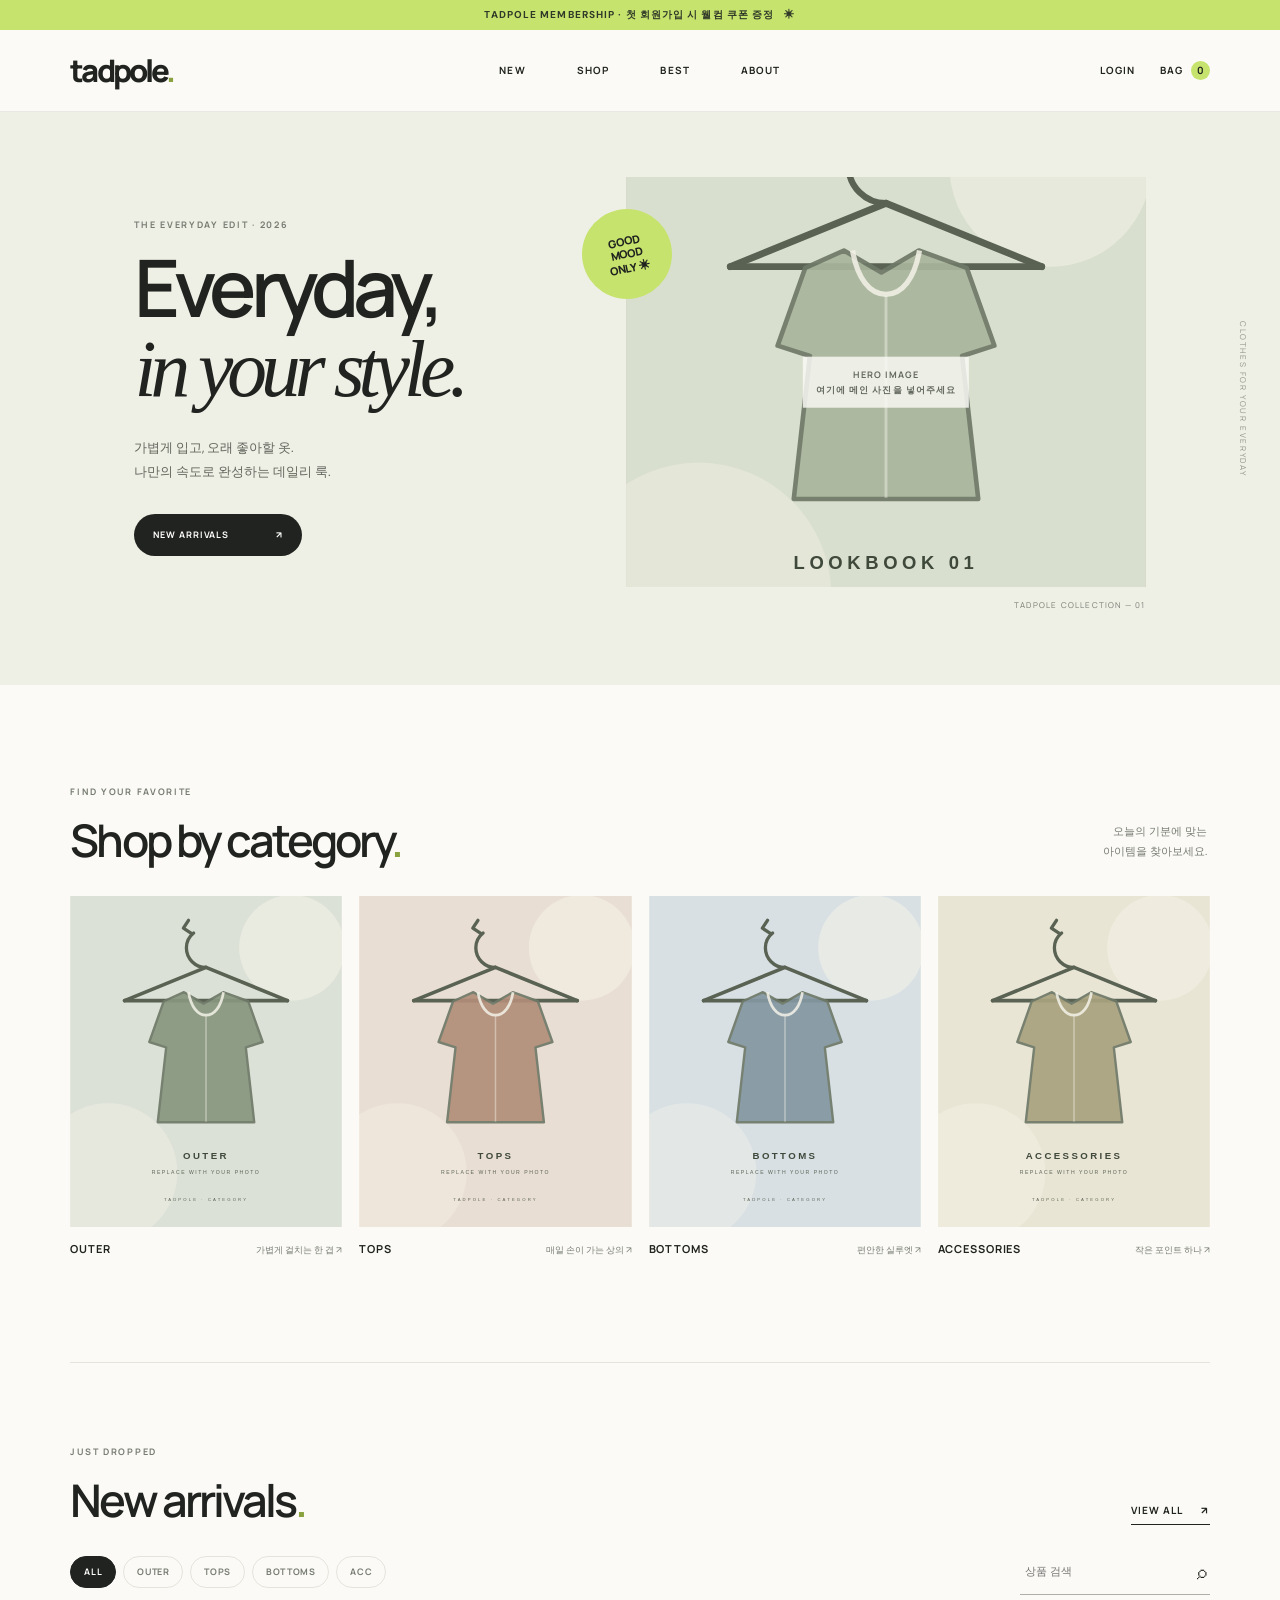
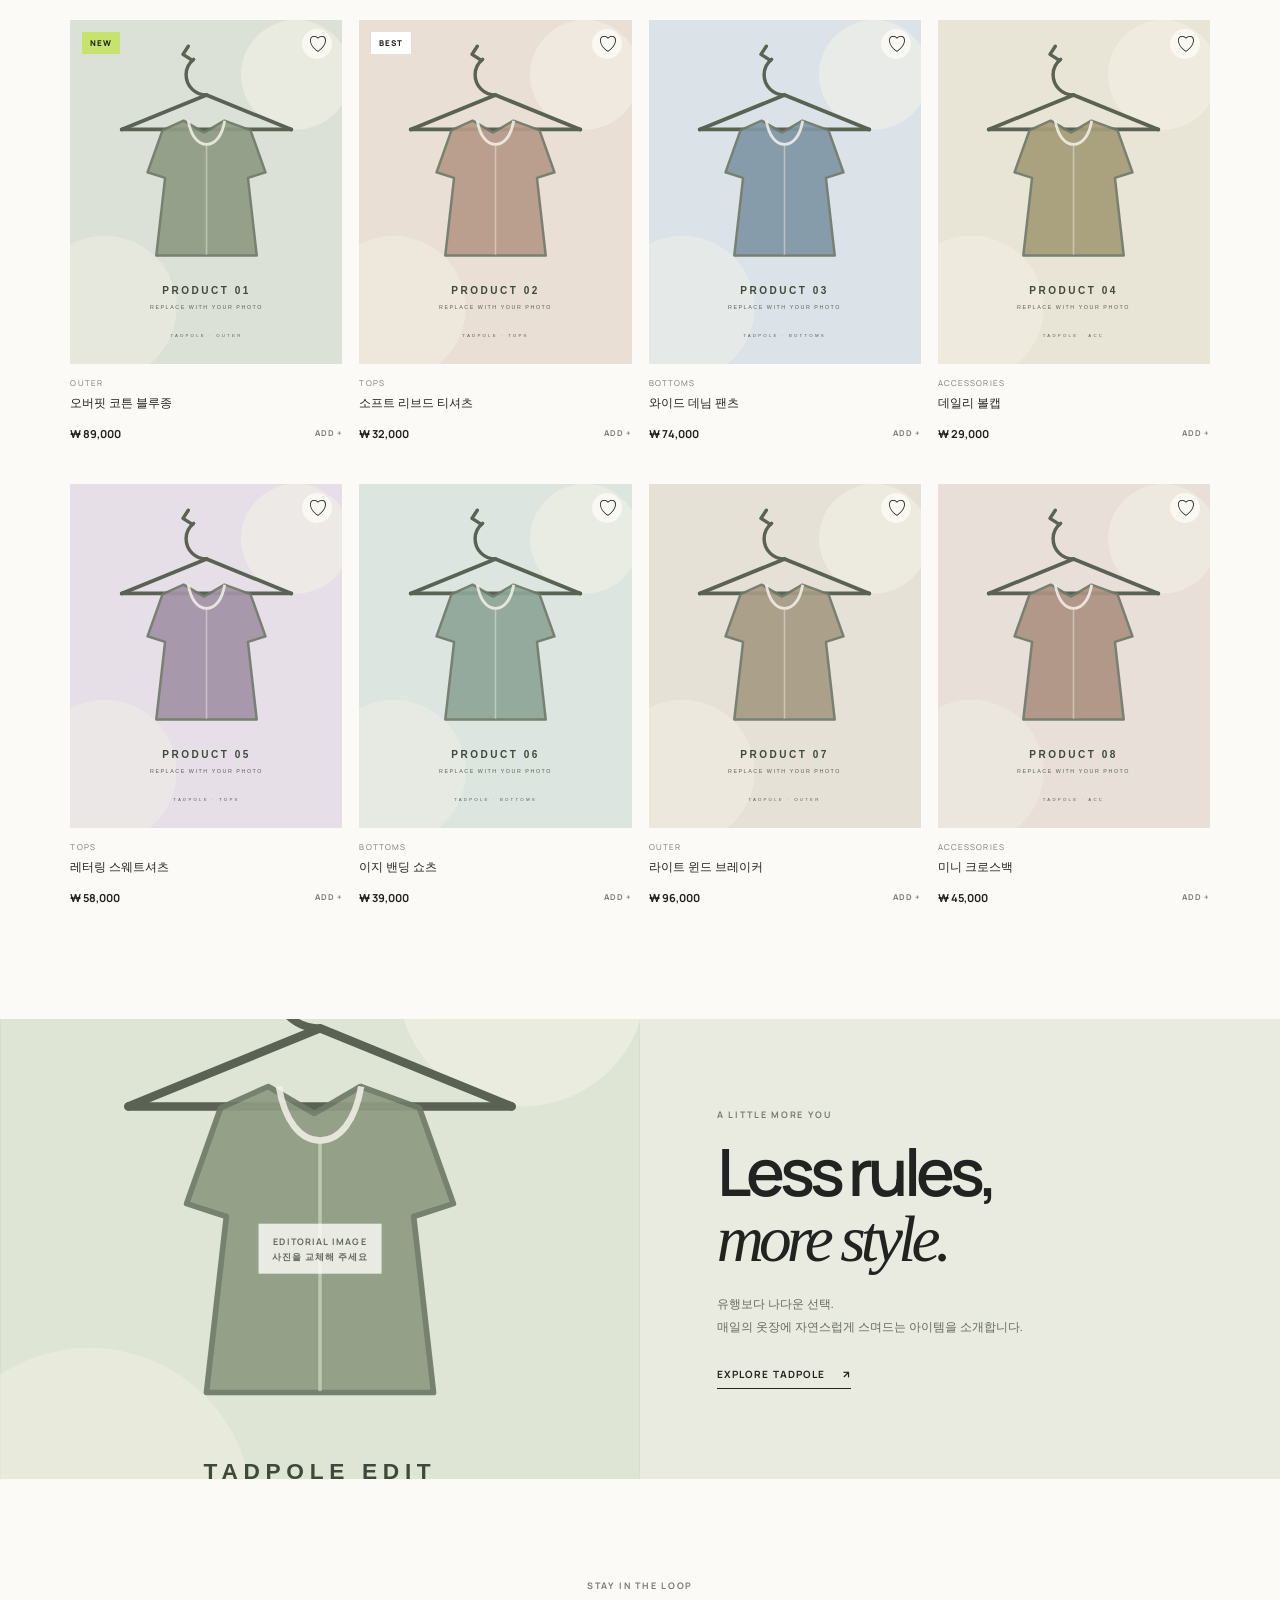
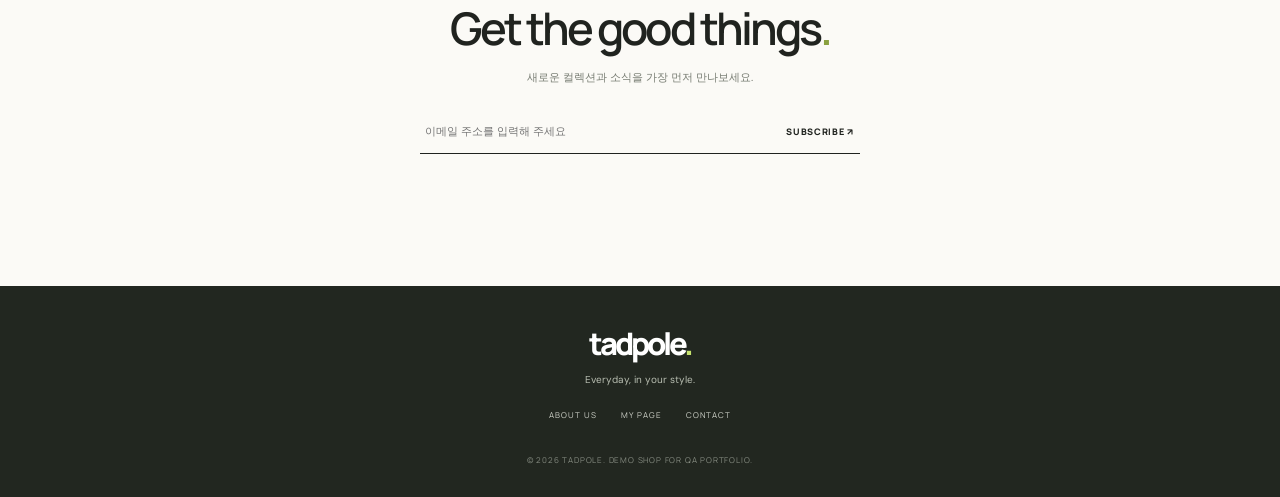
<file: index.html>
<!DOCTYPE html>
<html lang="ko">
<head>
  <meta charset="UTF-8">
  <meta name="viewport" content="width=device-width, initial-scale=1.0">
  <meta name="description" content="Tadpole - 매일 입고 싶은 감각적인 데일리웨어를 만나보세요.">
  <title>Tadpole | Everyday, in your style</title>
  <link rel="stylesheet" href="css/style.css">
  <script src="js/main.js" defer></script>
</head>
<body>
  <div class="announcement-bar">TADPOLE MEMBERSHIP · 첫 회원가입 시 웰컴 쿠폰 증정 <span aria-hidden="true">✳</span></div>

  <header class="site-header">
    <button class="icon-button menu-toggle" type="button" aria-label="메뉴 열기" aria-expanded="false">☰</button>
    <a class="wordmark" href="index.html" aria-label="Tadpole 홈">tadpole<span>.</span></a>

    <nav class="main-nav" id="mainNav" aria-label="주요 메뉴">
      <a href="#new-arrivals">NEW</a>
      <a href="#categories">SHOP</a>
      <a href="#best-items">BEST</a>
      <a href="#about">ABOUT</a>
    </nav>

    <div class="header-actions">
      <a class="text-link mypage-link" id="mypageLink" href="mypage.html" hidden>MY PAGE</a>
      <a class="text-link login-link" href="login.html">LOGIN</a>
      <a class="bag-button" id="bagButton" href="mypage.html#cart" aria-label="장바구니, 담긴 상품 0개">BAG <span id="bagCount">0</span></a>
    </div>
  </header>

  <main>
    <section class="hero" aria-labelledby="heroTitle">
      <div class="hero-copy">
        <p class="eyebrow">THE EVERYDAY EDIT · 2026</p>
        <h1 id="heroTitle">Everyday,<br><em>in your style.</em></h1>
        <p class="hero-description">가볍게 입고, 오래 좋아할 옷.<br>나만의 속도로 완성하는 데일리 룩.</p>
        <a class="pill-button pill-button-dark" href="#new-arrivals">NEW ARRIVALS <span aria-hidden="true">↗</span></a>
      </div>
      <div class="hero-art" role="img" aria-label="메인 비주얼 사진 자리">
        <div class="hero-image-frame">
          <img src="assets/images/hero-image.svg" alt="메인 룩북 사진 자리표시자">
          <span class="image-note">HERO IMAGE<br>여기에 메인 사진을 넣어주세요</span>
        </div>
        <div class="hero-sticker">GOOD<br>MOOD<br>ONLY ✳</div>
        <p class="hero-caption">TADPOLE COLLECTION — 01</p>
      </div>
      <div class="hero-side-label">CLOTHES FOR YOUR EVERYDAY</div>
    </section>

    <section class="category-section section-wrap" id="categories">
      <div class="section-heading">
        <div>
          <p class="eyebrow">FIND YOUR FAVORITE</p>
          <h2>Shop by category<span class="accent-dot">.</span></h2>
        </div>
        <p class="section-aside">오늘의 기분에 맞는<br>아이템을 찾아보세요.</p>
      </div>
      <div class="category-grid">
        <button class="category-card" type="button" data-filter="outer">
          <span class="category-image"><img src="assets/images/category-outer.svg" alt="아우터 카테고리 사진 자리"></span>
          <span class="category-meta"><strong>OUTER</strong><span>가볍게 걸치는 한 겹 ↗</span></span>
        </button>
        <button class="category-card" type="button" data-filter="tops">
          <span class="category-image"><img src="assets/images/category-tops.svg" alt="상의 카테고리 사진 자리"></span>
          <span class="category-meta"><strong>TOPS</strong><span>매일 손이 가는 상의 ↗</span></span>
        </button>
        <button class="category-card" type="button" data-filter="bottoms">
          <span class="category-image"><img src="assets/images/category-bottoms.svg" alt="하의 카테고리 사진 자리"></span>
          <span class="category-meta"><strong>BOTTOMS</strong><span>편안한 실루엣 ↗</span></span>
        </button>
        <button class="category-card" type="button" data-filter="acc">
          <span class="category-image"><img src="assets/images/category-acc.svg" alt="액세서리 카테고리 사진 자리"></span>
          <span class="category-meta"><strong>ACCESSORIES</strong><span>작은 포인트 하나 ↗</span></span>
        </button>
      </div>
    </section>

    <section class="product-section section-wrap" id="new-arrivals">
      <div class="section-heading product-heading">
        <div>
          <p class="eyebrow">JUST DROPPED</p>
          <h2>New arrivals<span class="accent-dot">.</span></h2>
        </div>
        <a class="underlined-link" href="#best-items">VIEW ALL <span aria-hidden="true">↗</span></a>
      </div>
      <div class="shop-toolbar">
        <div class="filter-list" role="group" aria-label="상품 카테고리 필터">
          <button class="filter-button is-active" type="button" data-filter="all">ALL</button>
          <button class="filter-button" type="button" data-filter="outer">OUTER</button>
          <button class="filter-button" type="button" data-filter="tops">TOPS</button>
          <button class="filter-button" type="button" data-filter="bottoms">BOTTOMS</button>
          <button class="filter-button" type="button" data-filter="acc">ACC</button>
        </div>
        <label class="search-box">
          <span class="sr-only">상품 검색</span>
          <input id="productSearch" type="search" placeholder="상품 검색" autocomplete="off">
          <span aria-hidden="true">⌕</span>
        </label>
      </div>

      <div class="product-grid" id="productGrid">
        <article class="product-card" data-product-id="product-01" data-price="89000" data-category="outer" data-name="오버핏 코튼 블루종">
          <div class="product-image-wrap">
            <img src="assets/images/product-01.svg" alt="오버핏 코튼 블루종 상품 사진 자리">
            <span class="product-label">NEW</span>
            <button class="wish-button" type="button" aria-label="오버핏 코튼 블루종 관심 상품에 추가" aria-pressed="false">♡</button>
          </div>
          <div class="product-info"><p class="product-category">OUTER</p><h3>오버핏 코튼 블루종</h3><div class="product-bottom"><strong>₩ 89,000</strong><button class="add-button" type="button" aria-label="오버핏 코튼 블루종 장바구니에 담기">ADD +</button></div></div>
        </article>
        <article class="product-card" data-product-id="product-02" data-price="32000" data-category="tops" data-name="소프트 리브드 티셔츠">
          <div class="product-image-wrap">
            <img src="assets/images/product-02.svg" alt="소프트 리브드 티셔츠 상품 사진 자리">
            <span class="product-label product-label-muted">BEST</span>
            <button class="wish-button" type="button" aria-label="소프트 리브드 티셔츠 관심 상품에 추가" aria-pressed="false">♡</button>
          </div>
          <div class="product-info"><p class="product-category">TOPS</p><h3>소프트 리브드 티셔츠</h3><div class="product-bottom"><strong>₩ 32,000</strong><button class="add-button" type="button" aria-label="소프트 리브드 티셔츠 장바구니에 담기">ADD +</button></div></div>
        </article>
        <article class="product-card" data-product-id="product-03" data-price="74000" data-category="bottoms" data-name="와이드 데님 팬츠">
          <div class="product-image-wrap">
            <img src="assets/images/product-03.svg" alt="와이드 데님 팬츠 상품 사진 자리">
            <button class="wish-button" type="button" aria-label="와이드 데님 팬츠 관심 상품에 추가" aria-pressed="false">♡</button>
          </div>
          <div class="product-info"><p class="product-category">BOTTOMS</p><h3>와이드 데님 팬츠</h3><div class="product-bottom"><strong>₩ 74,000</strong><button class="add-button" type="button" aria-label="와이드 데님 팬츠 장바구니에 담기">ADD +</button></div></div>
        </article>
        <article class="product-card" data-product-id="product-04" data-price="29000" data-category="acc" data-name="데일리 볼캡">
          <div class="product-image-wrap">
            <img src="assets/images/product-04.svg" alt="데일리 볼캡 상품 사진 자리">
            <button class="wish-button" type="button" aria-label="데일리 볼캡 관심 상품에 추가" aria-pressed="false">♡</button>
          </div>
          <div class="product-info"><p class="product-category">ACCESSORIES</p><h3>데일리 볼캡</h3><div class="product-bottom"><strong>₩ 29,000</strong><button class="add-button" type="button" aria-label="데일리 볼캡 장바구니에 담기">ADD +</button></div></div>
        </article>
        <article class="product-card" data-product-id="product-05" data-price="58000" data-category="tops" data-name="레터링 스웨트셔츠">
          <div class="product-image-wrap">
            <img src="assets/images/product-05.svg" alt="레터링 스웨트셔츠 상품 사진 자리">
            <button class="wish-button" type="button" aria-label="레터링 스웨트셔츠 관심 상품에 추가" aria-pressed="false">♡</button>
          </div>
          <div class="product-info"><p class="product-category">TOPS</p><h3>레터링 스웨트셔츠</h3><div class="product-bottom"><strong>₩ 58,000</strong><button class="add-button" type="button" aria-label="레터링 스웨트셔츠 장바구니에 담기">ADD +</button></div></div>
        </article>
        <article class="product-card" data-product-id="product-06" data-price="39000" data-category="bottoms" data-name="이지 밴딩 쇼츠">
          <div class="product-image-wrap">
            <img src="assets/images/product-06.svg" alt="이지 밴딩 쇼츠 상품 사진 자리">
            <button class="wish-button" type="button" aria-label="이지 밴딩 쇼츠 관심 상품에 추가" aria-pressed="false">♡</button>
          </div>
          <div class="product-info"><p class="product-category">BOTTOMS</p><h3>이지 밴딩 쇼츠</h3><div class="product-bottom"><strong>₩ 39,000</strong><button class="add-button" type="button" aria-label="이지 밴딩 쇼츠 장바구니에 담기">ADD +</button></div></div>
        </article>
        <article class="product-card" data-product-id="product-07" data-price="96000" data-category="outer" data-name="라이트 윈드 브레이커">
          <div class="product-image-wrap">
            <img src="assets/images/product-07.svg" alt="라이트 윈드 브레이커 상품 사진 자리">
            <button class="wish-button" type="button" aria-label="라이트 윈드 브레이커 관심 상품에 추가" aria-pressed="false">♡</button>
          </div>
          <div class="product-info"><p class="product-category">OUTER</p><h3>라이트 윈드 브레이커</h3><div class="product-bottom"><strong>₩ 96,000</strong><button class="add-button" type="button" aria-label="라이트 윈드 브레이커 장바구니에 담기">ADD +</button></div></div>
        </article>
        <article class="product-card" data-product-id="product-08" data-price="45000" data-category="acc" data-name="미니 크로스백">
          <div class="product-image-wrap">
            <img src="assets/images/product-08.svg" alt="미니 크로스백 상품 사진 자리">
            <button class="wish-button" type="button" aria-label="미니 크로스백 관심 상품에 추가" aria-pressed="false">♡</button>
          </div>
          <div class="product-info"><p class="product-category">ACCESSORIES</p><h3>미니 크로스백</h3><div class="product-bottom"><strong>₩ 45,000</strong><button class="add-button" type="button" aria-label="미니 크로스백 장바구니에 담기">ADD +</button></div></div>
        </article>
      </div>
      <p class="empty-message" id="emptyMessage" hidden>검색 결과가 없습니다. 다른 상품명을 입력해 주세요.</p>
    </section>

    <section class="editorial-banner" id="about">
      <div class="editorial-image"><img src="assets/images/editorial-image.svg" alt="Tadpole 브랜드 사진 자리표시자"><span class="image-note">EDITORIAL IMAGE<br>사진을 교체해 주세요</span></div>
      <div class="editorial-copy"><p class="eyebrow">A LITTLE MORE YOU</p><h2>Less rules,<br><em>more style.</em></h2><p>유행보다 나다운 선택.<br>매일의 옷장에 자연스럽게 스며드는 아이템을 소개합니다.</p><a class="underlined-link" href="#categories">EXPLORE TADPOLE <span aria-hidden="true">↗</span></a></div>
    </section>

    <section class="newsletter section-wrap">
      <p class="eyebrow">STAY IN THE LOOP</p>
      <h2>Get the good things<span class="accent-dot">.</span></h2>
      <p>새로운 컬렉션과 소식을 가장 먼저 만나보세요.</p>
      <form id="newsletterForm" class="newsletter-form">
        <label class="sr-only" for="newsletterEmail">이메일 주소</label>
        <input id="newsletterEmail" type="email" placeholder="이메일 주소를 입력해 주세요" required>
        <button type="submit">SUBSCRIBE ↗</button>
      </form>
      <p class="form-feedback" id="newsletterFeedback" aria-live="polite"></p>
    </section>
  </main>

  <footer class="site-footer">
    <a class="wordmark footer-wordmark" href="index.html">tadpole<span>.</span></a>
    <p>Everyday, in your style.</p>
    <div class="footer-links"><a href="#about">ABOUT US</a><a href="mypage.html">MY PAGE</a><a href="mailto:hello@tadpole.example">CONTACT</a></div>
    <small>© 2026 TADPOLE. DEMO SHOP FOR QA PORTFOLIO.</small>
  </footer>

  <div class="toast" id="toast" role="status" aria-live="polite"></div>
</body>
</html>
</file>
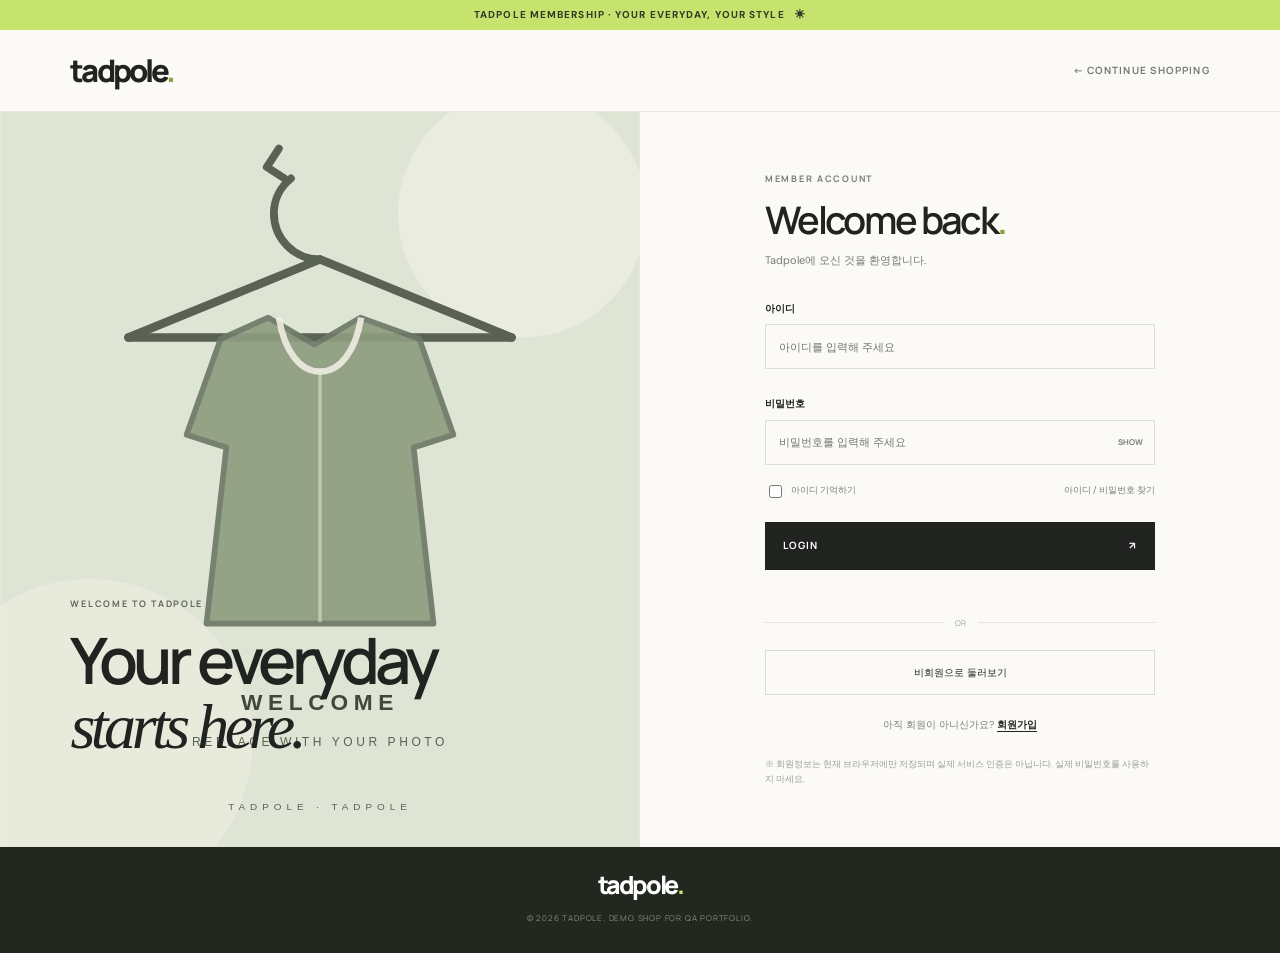
<file: login.html>
<!DOCTYPE html>
<html lang="ko">
<head>
  <meta charset="UTF-8">
  <meta name="viewport" content="width=device-width, initial-scale=1.0">
  <meta name="description" content="Tadpole 로그인 페이지">
  <title>LOGIN | Tadpole</title>
  <link rel="stylesheet" href="css/style.css">
  <script src="js/login.js" defer></script>
</head>
<body class="login-page">
  <div class="announcement-bar">TADPOLE MEMBERSHIP · YOUR EVERYDAY, YOUR STYLE <span aria-hidden="true">✳</span></div>
  <header class="site-header login-header">
    <a class="wordmark" href="index.html" aria-label="Tadpole 홈">tadpole<span>.</span></a>
    <a class="text-link back-link" href="index.html">← CONTINUE SHOPPING</a>
  </header>

  <main class="login-main">
    <section class="login-visual">
      <img src="assets/images/login-image.svg" alt="로그인 페이지 사진 자리표시자">
      <div class="login-visual-caption"><p class="eyebrow">WELCOME TO TADPOLE</p><h1>Your everyday<br><em>starts here.</em></h1></div>
    </section>

    <section class="login-panel" aria-labelledby="loginTitle">
      <div class="login-panel-inner">
        <p class="eyebrow">MEMBER ACCOUNT</p>
        <h2 id="loginTitle">Welcome back<span class="accent-dot">.</span></h2>
        <p class="login-subtitle">Tadpole에 오신 것을 환영합니다.</p>

        <form id="loginForm" class="login-form" novalidate>
          <label for="userId">아이디</label>
          <input id="userId" name="userId" type="text" placeholder="아이디를 입력해 주세요" autocomplete="username" required>
          <p class="field-error" id="userIdError"></p>

          <label for="userPassword">비밀번호</label>
          <div class="password-field">
            <input id="userPassword" name="password" type="password" placeholder="비밀번호를 입력해 주세요" autocomplete="current-password" required>
            <button class="password-toggle" id="passwordToggle" type="button" aria-label="비밀번호 표시">SHOW</button>
          </div>
          <p class="field-error" id="passwordError"></p>

          <div class="login-options">
            <label class="remember-option"><input type="checkbox" id="rememberMe"> <span>아이디 기억하기</span></label>
            <a href="#find-account" id="findAccount">아이디 / 비밀번호 찾기</a>
          </div>
          <button class="login-submit" type="submit">LOGIN <span aria-hidden="true">↗</span></button>
          <p class="login-feedback" id="loginFeedback" aria-live="polite"></p>
        </form>

        <div class="login-divider"><span>OR</span></div>
        <button class="guest-button" id="guestButton" type="button">비회원으로 둘러보기</button>
        <p class="signup-copy">아직 회원이 아니신가요? <a href="signup.html" id="signupLink">회원가입</a></p>
        <p class="demo-notice">※ 회원정보는 현재 브라우저에만 저장되며 실제 서비스 인증은 아닙니다. 실제 비밀번호를 사용하지 마세요.</p>
      </div>
    </section>
  </main>

  <footer class="site-footer login-footer">
    <a class="wordmark footer-wordmark" href="index.html">tadpole<span>.</span></a>
    <small>© 2026 TADPOLE. DEMO SHOP FOR QA PORTFOLIO.</small>
  </footer>
  <div class="toast" id="toast" role="status" aria-live="polite"></div>
</body>
</html>
</file>
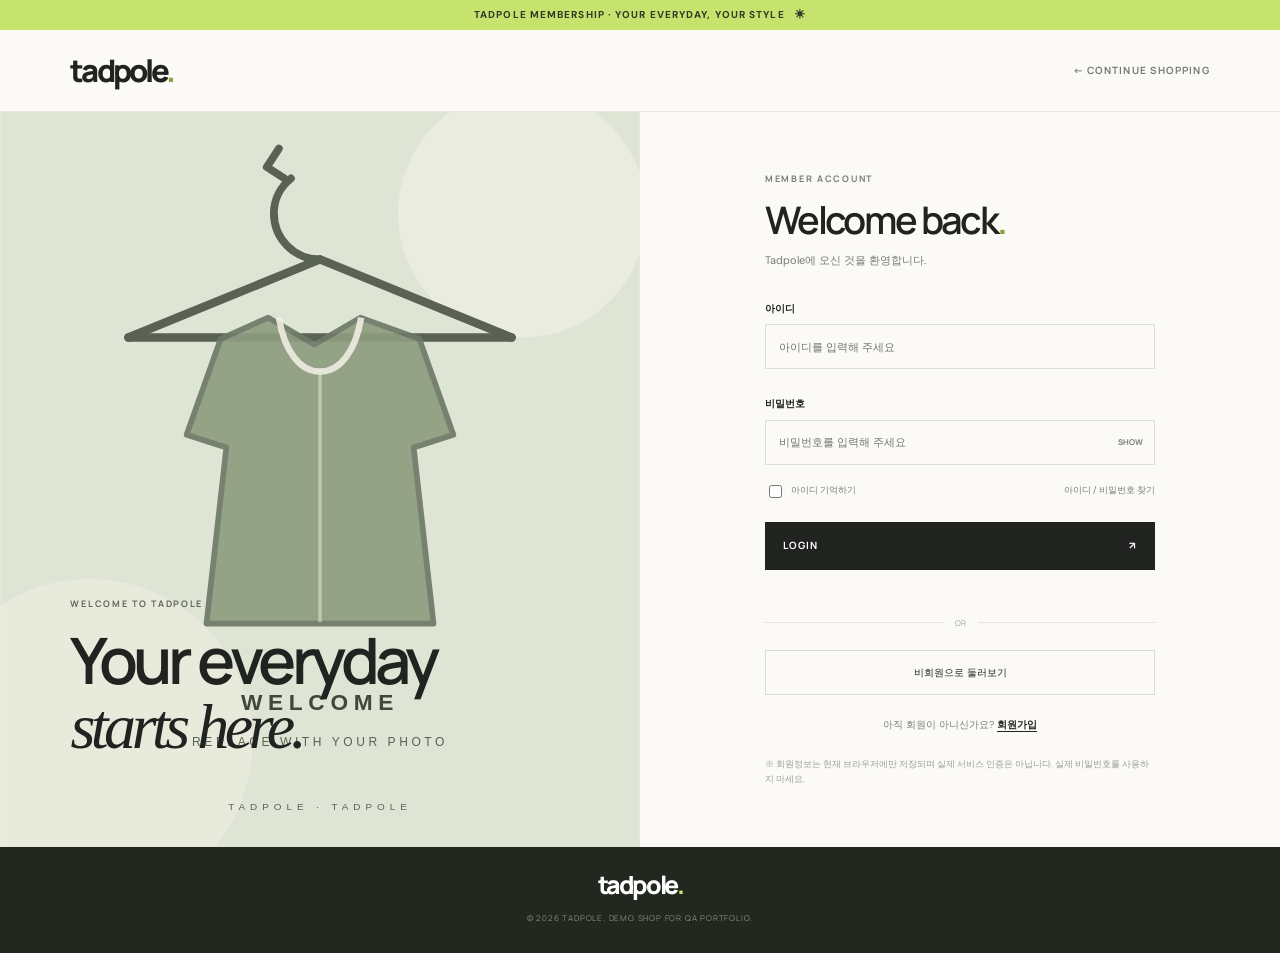
<file: mypage.html>
<!DOCTYPE html>
<html lang="ko">
<head>
  <meta charset="UTF-8">
  <meta name="viewport" content="width=device-width, initial-scale=1.0">
  <meta name="description" content="Tadpole 마이페이지 - 회원 정보와 장바구니를 확인하세요.">
  <title>MY PAGE | Tadpole</title>
  <link rel="stylesheet" href="css/style.css">
  <script src="js/mypage.js" defer></script>
</head>
<body class="mypage-page">
  <div class="announcement-bar">TADPOLE MEMBERSHIP · YOUR EVERYDAY, YOUR STYLE <span aria-hidden="true">✳</span></div>
  <header class="site-header mypage-header">
    <a class="wordmark" href="index.html" aria-label="Tadpole 홈">tadpole<span>.</span></a>
    <div class="mypage-header-actions">
      <a class="text-link back-link" href="index.html">CONTINUE SHOPPING</a>
      <button class="text-link logout-button" id="mypageLogout" type="button">LOGOUT</button>
    </div>
  </header>

  <main class="mypage-main section-wrap">
    <section class="mypage-intro">
      <p class="eyebrow">YOUR TADPOLE ACCOUNT</p>
      <h1>My page<span class="accent-dot">.</span></h1>
      <p>반가워요, <strong id="welcomeUser">회원</strong>님. 나의 쇼핑 정보를 확인해 보세요.</p>
    </section>

    <section class="member-summary" aria-labelledby="memberSummaryTitle">
      <div>
        <p class="eyebrow">MEMBERSHIP</p>
        <h2 id="memberSummaryTitle">회원 정보</h2>
        <p class="member-summary-copy">Tadpole 데모 계정 정보입니다.</p>
      </div>
      <dl class="member-details">
        <div><dt>아이디</dt><dd id="memberUserId">-</dd></div>
        <div><dt>회원번호</dt><dd id="memberNumber">-</dd></div>
        <div><dt>가입일</dt><dd id="memberJoinedAt">-</dd></div>
      </dl>
    </section>

    <section class="mypage-section cart-section" id="cart" aria-labelledby="cartTitle">
      <div class="mypage-section-heading">
        <div>
          <p class="eyebrow">YOUR SELECTED ITEMS</p>
          <h2 id="cartTitle">Shopping bag<span class="accent-dot">.</span></h2>
        </div>
        <button class="subtle-button" id="clearCartButton" type="button">전체 비우기</button>
      </div>
      <div class="cart-list" id="cartList" aria-live="polite"></div>
      <div class="cart-empty" id="cartEmpty" hidden>
        <p>아직 장바구니에 담긴 상품이 없어요.</p>
        <a class="pill-button pill-button-dark" href="index.html#new-arrivals">SHOP NOW <span aria-hidden="true">↗</span></a>
      </div>
      <div class="cart-total-row" id="cartTotalRow">
        <span>상품 합계 <small>(배송비 별도 · 모의 금액)</small></span>
        <strong id="cartTotal">₩ 0</strong>
      </div>
      <p class="mypage-demo-note">※ 장바구니와 금액은 QA 실습을 위한 브라우저 저장 데모이며 실제 주문·결제는 진행되지 않습니다.</p>
    </section>

    <section class="mypage-section password-section" aria-labelledby="passwordTitle">
      <div class="mypage-section-heading">
        <div>
          <p class="eyebrow">ACCOUNT SECURITY</p>
          <h2 id="passwordTitle">Change password<span class="accent-dot">.</span></h2>
        </div>
      </div>
      <div class="password-change-layout">
        <div class="password-change-copy">
          <h3>비밀번호 변경</h3>
          <p>현재 비밀번호를 확인한 뒤 새로운 비밀번호로 변경할 수 있어요.</p>
          <p class="password-safety-notice">연습용 인증 기능입니다. 실제 서비스의 안전한 인증 시스템이 아니므로 실제 사용하는 비밀번호를 입력하지 마세요.</p>
        </div>
        <form class="password-change-form" id="passwordChangeForm" novalidate>
          <label for="currentPassword">현재 비밀번호</label>
          <input id="currentPassword" name="currentPassword" type="password" autocomplete="current-password" placeholder="현재 비밀번호" required>
          <label for="newPassword">새 비밀번호</label>
          <input id="newPassword" name="newPassword" type="password" autocomplete="new-password" placeholder="새 비밀번호 1~4자" minlength="1" maxlength="4" required>
          <label for="confirmPassword">새 비밀번호 확인</label>
          <input id="confirmPassword" name="confirmPassword" type="password" autocomplete="new-password" placeholder="새 비밀번호 다시 입력" minlength="1" maxlength="4" required>
          <p class="password-change-feedback" id="passwordChangeFeedback" aria-live="polite"></p>
          <button class="login-submit" type="submit">UPDATE PASSWORD <span aria-hidden="true">↗</span></button>
        </form>
      </div>
    </section>

    <p class="mypage-security-note">안내: Tadpole는 GitHub Pages에서 실행되는 QA 포트폴리오용 프론트엔드 데모입니다. 회원정보와 장바구니는 현재 브라우저에 저장되며, 실제 계정 보안·서버 동기화·결제 기능은 제공하지 않습니다.</p>
  </main>

  <footer class="site-footer">
    <a class="wordmark footer-wordmark" href="index.html">tadpole<span>.</span></a>
    <p>Everyday, in your style.</p>
    <div class="footer-links"><a href="index.html#about">ABOUT US</a><a href="index.html#categories">SHOP</a><a href="mailto:hello@tadpole.example">CONTACT</a></div>
    <small>© 2026 TADPOLE. DEMO SHOP FOR QA PORTFOLIO.</small>
  </footer>
  <div class="toast" id="mypageToast" role="status" aria-live="polite"></div>
</body>
</html>
</file>
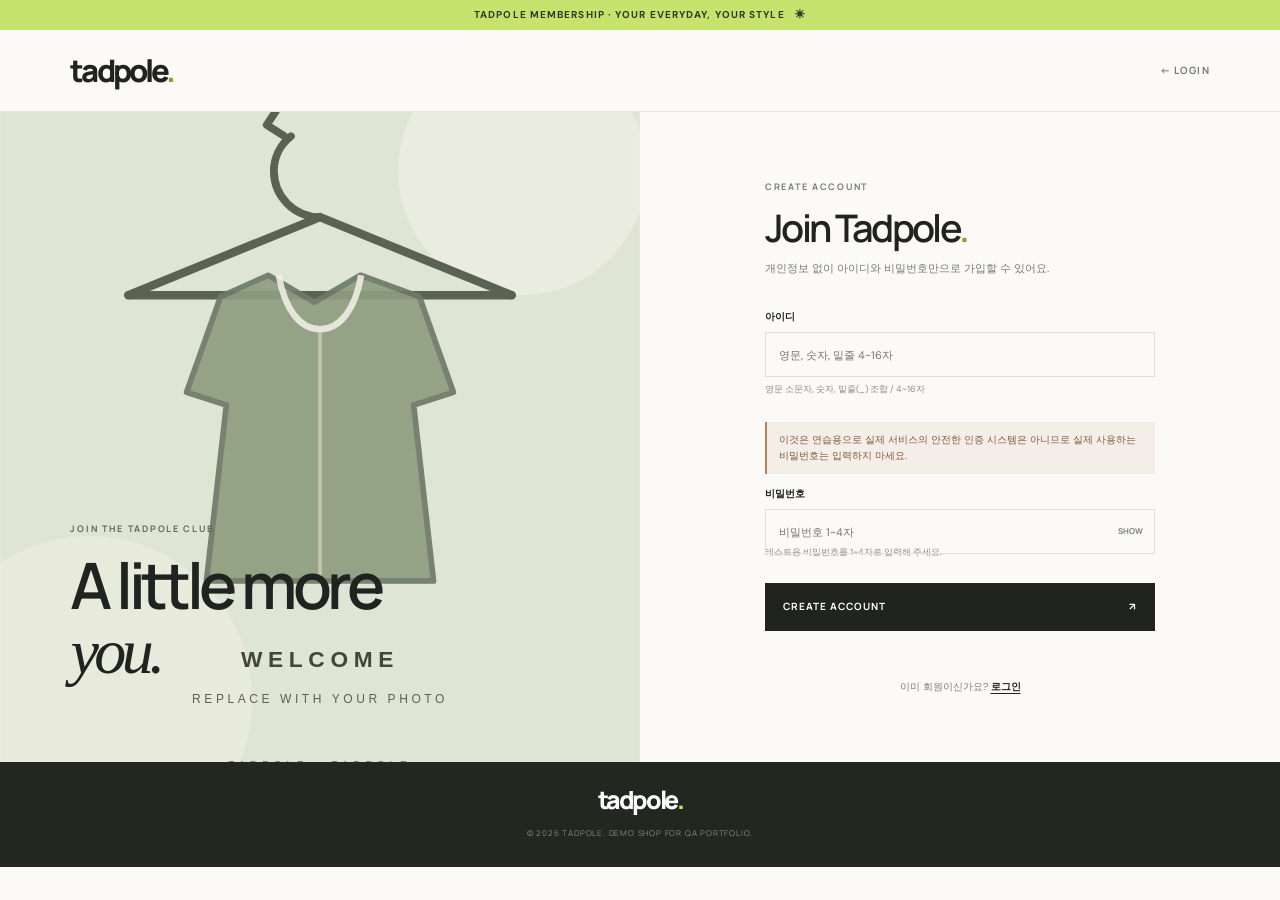
<file: signup.html>
<!DOCTYPE html>
<html lang="ko">
<head>
  <meta charset="UTF-8">
  <meta name="viewport" content="width=device-width, initial-scale=1.0">
  <meta name="description" content="Tadpole 회원가입 페이지">
  <title>SIGN UP | Tadpole</title>
  <link rel="stylesheet" href="css/style.css">
  <script src="js/signup.js" defer></script>
</head>
<body class="login-page">
  <div class="announcement-bar">TADPOLE MEMBERSHIP · YOUR EVERYDAY, YOUR STYLE <span aria-hidden="true">✳</span></div>
  <header class="site-header login-header">
    <a class="wordmark" href="index.html" aria-label="Tadpole 홈">tadpole<span>.</span></a>
    <a class="text-link back-link" href="login.html">← LOGIN</a>
  </header>

  <main class="login-main">
    <section class="login-visual">
      <img src="assets/images/login-image.svg" alt="Tadpole 회원가입 페이지 사진 자리표시자">
      <div class="login-visual-caption"><p class="eyebrow">JOIN THE TADPOLE CLUB</p><h1>A little more<br><em>you.</em></h1></div>
    </section>

    <section class="login-panel" aria-labelledby="signupTitle">
      <div class="login-panel-inner">
        <p class="eyebrow">CREATE ACCOUNT</p>
        <h2 id="signupTitle">Join Tadpole<span class="accent-dot">.</span></h2>
        <p class="login-subtitle">개인정보 없이 아이디와 비밀번호만으로 가입할 수 있어요.</p>

        <form id="signupForm" class="login-form" novalidate>
          <label for="signupId">아이디</label>
          <input id="signupId" name="userId" type="text" placeholder="영문, 숫자, 밑줄 4~16자" autocomplete="username" minlength="4" maxlength="16" required>
          <p class="field-hint">영문 소문자, 숫자, 밑줄(_) 조합 / 4~16자</p>
          <p class="field-error" id="signupIdError"></p>

          <p class="password-safety-notice">이것은 연습용으로 실제 서비스의 안전한 인증 시스템은 아니므로 실제 사용하는 비밀번호는 입력하지 마세요.</p>
          <label for="signupPassword">비밀번호</label>
          <div class="password-field">
            <input id="signupPassword" name="password" type="password" placeholder="비밀번호 1~4자" autocomplete="new-password" minlength="1" maxlength="4" required>
            <button class="password-toggle" id="signupPasswordToggle" type="button" aria-label="비밀번호 표시">SHOW</button>
          </div>
          <p class="field-hint">테스트용 비밀번호를 1~4자로 입력해 주세요.</p>
          <p class="field-error" id="signupPasswordError"></p>

          <button class="login-submit" type="submit">CREATE ACCOUNT <span aria-hidden="true">↗</span></button>
          <p class="login-feedback" id="signupFeedback" aria-live="polite"></p>
        </form>

        <p class="signup-copy">이미 회원이신가요? <a href="login.html">로그인</a></p>
      </div>
    </section>
  </main>

  <footer class="site-footer login-footer">
    <a class="wordmark footer-wordmark" href="index.html">tadpole<span>.</span></a>
    <small>© 2026 TADPOLE. DEMO SHOP FOR QA PORTFOLIO.</small>
  </footer>
</body>
</html>
</file>
<file: css/style.css>
@import url('https://fonts.googleapis.com/css2?family=DM+Sans:wght@400;500;600;700&family=Manrope:wght@400;500;600;700;800&display=swap');

:root {
  --ink: #20231f;
  --muted: #777c72;
  --paper: #fbfaf6;
  --soft: #f1f0e8;
  --line: #e5e4dc;
  --green: #c6e36d;
  --green-dark: #8aa13f;
  --white: #fff;
  --font-display: 'Manrope', 'DM Sans', Arial, sans-serif;
}

* { box-sizing: border-box; }
html { scroll-behavior: smooth; }
body { margin: 0; color: var(--ink); background: var(--paper); font-family: 'DM Sans', 'Noto Sans KR', Arial, sans-serif; font-size: 14px; line-height: 1.55; }
a { color: inherit; text-decoration: none; }
button, input { font: inherit; }
button { color: inherit; }
button:focus-visible, a:focus-visible, input:focus-visible { outline: 2px solid var(--green-dark); outline-offset: 3px; }
img { display: block; max-width: 100%; }

.announcement-bar { min-height: 30px; padding: 7px 16px; background: var(--green); color: #303928; text-align: center; font-size: 10px; font-weight: 700; letter-spacing: .11em; }
.announcement-bar span { margin-left: 7px; }
.site-header { height: 82px; padding: 0 5.5%; display: grid; grid-template-columns: 1fr 2fr 1fr; align-items: center; background: var(--paper); border-bottom: 1px solid rgba(32,35,31,.08); position: relative; z-index: 5; }
.wordmark { justify-self: start; font-family: var(--font-display); font-size: 31px; font-weight: 800; letter-spacing: -.095em; line-height: 1; }
.wordmark span { color: var(--green-dark); }
.main-nav { display: flex; justify-content: center; gap: clamp(22px, 4vw, 55px); }
.main-nav a, .text-link, .bag-button, .underlined-link { font-family: var(--font-display); font-size: 10px; font-weight: 700; letter-spacing: .11em; }
.main-nav a { padding: 10px 0; transition: opacity .2s; }
.main-nav a:hover, .text-link:hover, .underlined-link:hover { opacity: .55; }
.header-actions { justify-self: end; display: flex; align-items: center; gap: 25px; }
.text-link { white-space: nowrap; }
.icon-button { border: 0; background: none; cursor: pointer; }
.bag-button { display: flex; gap: 7px; align-items: center; padding: 8px 0; }
.bag-button span { display: grid; place-items: center; width: 19px; height: 19px; border-radius: 50%; background: var(--green); font-size: 10px; letter-spacing: 0; }
.menu-toggle { display: none; font-size: 20px; }

.hero { min-height: 560px; padding: 65px 10.5% 74px; display: grid; grid-template-columns: .93fr 1.07fr; align-items: center; gap: 4%; position: relative; overflow: hidden; background: #eeefe5; }
.hero-copy { position: relative; z-index: 1; padding-bottom: 15px; }
.eyebrow { margin: 0 0 17px; color: var(--muted); font-family: var(--font-display); font-size: 9px; font-weight: 700; letter-spacing: .19em; }
.hero h1 { margin: 0; font-family: var(--font-display); font-size: clamp(48px, 6.2vw, 84px); line-height: .99; letter-spacing: -.075em; font-weight: 600; }
.hero h1 em, .editorial-copy h2 em, .login-visual-caption h1 em { font-family: Georgia, serif; font-weight: 400; }
.hero-description { margin: 27px 0 29px; color: #62665d; font-size: 13px; line-height: 1.9; }
.pill-button { min-width: 168px; display: inline-flex; justify-content: space-between; align-items: center; gap: 25px; padding: 14px 19px; border-radius: 100px; font-family: var(--font-display); font-size: 9px; font-weight: 700; letter-spacing: .1em; transition: transform .2s, background .2s; }
.pill-button:hover { transform: translateY(-3px); }
.pill-button-dark { background: var(--ink); color: var(--white); }
.pill-button-dark:hover { background: #3b4433; }
.hero-art { width: 100%; max-width: 540px; justify-self: end; position: relative; }
.hero-image-frame { height: 410px; overflow: hidden; background: #d7d8ca; position: relative; }
.hero-image-frame img { width: 100%; height: 100%; object-fit: cover; }
.image-note { position: absolute; left: 50%; top: 50%; transform: translate(-50%, -50%); width: max-content; padding: 10px 13px; background: rgba(251,250,246,.83); color: #64695e; text-align: center; font-family: var(--font-display); font-size: 9px; font-weight: 700; letter-spacing: .12em; line-height: 1.7; pointer-events: none; }
.hero-sticker { position: absolute; left: -44px; top: 32px; width: 90px; height: 90px; display: grid; place-content: center; border-radius: 50%; background: var(--green); text-align: center; font-family: var(--font-display); font-size: 11px; font-weight: 800; line-height: 1.2; transform: rotate(-12deg); }
.hero-caption { margin: 12px 0 0; text-align: right; font-family: var(--font-display); font-size: 8px; letter-spacing: .15em; color: var(--muted); }
.hero-side-label { position: absolute; right: 2.4%; top: 50%; writing-mode: vertical-rl; transform: translateY(-50%); font-family: var(--font-display); font-size: 8px; letter-spacing: .2em; color: #92968a; }

.section-wrap { width: min(1180px, 89%); margin: 0 auto; }
.category-section { padding-top: 100px; padding-bottom: 104px; }
.section-heading { display: flex; justify-content: space-between; align-items: end; margin-bottom: 30px; }
.section-heading h2, .newsletter h2 { margin: 0; font-family: var(--font-display); font-size: clamp(31px, 4vw, 45px); line-height: 1.1; letter-spacing: -.065em; font-weight: 600; }
.accent-dot { color: var(--green-dark); }
.section-aside { margin: 0 3px 4px 0; color: var(--muted); font-size: 11px; line-height: 1.8; text-align: right; }
.category-grid { display: grid; grid-template-columns: repeat(4, 1fr); gap: 17px; }
.category-card { display: block; padding: 0; border: 0; background: transparent; text-align: left; cursor: pointer; }
.category-image { display: block; aspect-ratio: 3 / 3.65; overflow: hidden; background: var(--soft); }
.category-image img { width: 100%; height: 100%; object-fit: cover; transition: transform .5s; }
.category-card:hover .category-image img { transform: scale(1.045); }
.category-meta { display: flex; justify-content: space-between; align-items: baseline; gap: 8px; padding-top: 13px; }
.category-meta strong { font-family: var(--font-display); font-size: 11px; letter-spacing: .08em; }
.category-meta span { color: var(--muted); font-size: 9px; }

.product-section { padding-top: 82px; padding-bottom: 110px; border-top: 1px solid var(--line); }
.product-heading { margin-bottom: 25px; }
.underlined-link { display: inline-flex; gap: 18px; align-items: center; padding-bottom: 6px; border-bottom: 1px solid var(--ink); white-space: nowrap; }
.shop-toolbar { display: flex; justify-content: space-between; align-items: center; gap: 20px; margin-bottom: 25px; }
.filter-list { display: flex; flex-wrap: wrap; gap: 7px; }
.filter-button { padding: 8px 13px; border: 1px solid var(--line); border-radius: 30px; background: transparent; color: var(--muted); cursor: pointer; font-family: var(--font-display); font-size: 9px; font-weight: 700; letter-spacing: .07em; transition: all .2s; }
.filter-button:hover, .filter-button.is-active { border-color: var(--ink); background: var(--ink); color: white; }
.search-box { width: 190px; display: flex; align-items: center; gap: 8px; padding: 7px 3px; border-bottom: 1px solid #aeb0a7; }
.search-box input { width: 100%; min-width: 0; border: 0; outline: 0; background: transparent; font-size: 11px; }
.search-box span { font-size: 19px; }
.product-grid { display: grid; grid-template-columns: repeat(4, minmax(0, 1fr)); gap: 39px 17px; }
.product-card { min-width: 0; }
.product-image-wrap { position: relative; aspect-ratio: 3 / 3.8; overflow: hidden; background: var(--soft); }
.product-image-wrap > img { width: 100%; height: 100%; object-fit: cover; transition: transform .45s; }
.product-card:hover .product-image-wrap > img { transform: scale(1.035); }
.product-label { position: absolute; top: 12px; left: 12px; padding: 5px 8px; background: var(--green); font-family: var(--font-display); font-size: 8px; font-weight: 800; letter-spacing: .1em; }
.product-label-muted { background: var(--white); }
.wish-button { position: absolute; top: 9px; right: 10px; width: 30px; height: 30px; border: 0; border-radius: 50%; background: rgba(251,250,246,.84); font-size: 20px; line-height: 1; cursor: pointer; }
.wish-button[aria-pressed="true"] { color: #b35c58; }
.product-info { padding-top: 13px; }
.product-category { margin: 0 0 4px; color: var(--muted); font-family: var(--font-display); font-size: 8px; letter-spacing: .14em; }
.product-info h3 { margin: 0 0 10px; font-size: 12px; font-weight: 500; }
.product-bottom { display: flex; align-items: center; justify-content: space-between; gap: 8px; }
.product-bottom strong { font-family: var(--font-display); font-size: 11px; }
.add-button { padding: 5px 0 5px 8px; border: 0; background: transparent; color: var(--muted); font-family: var(--font-display); font-size: 8px; font-weight: 700; letter-spacing: .08em; cursor: pointer; }
.add-button:hover { color: var(--green-dark); }
.empty-message { padding: 45px 0; color: var(--muted); text-align: center; }

.editorial-banner { min-height: 460px; display: grid; grid-template-columns: 1fr 1fr; background: #e9ebe0; }
.editorial-image { min-height: 460px; position: relative; overflow: hidden; background: #d7dbcc; }
.editorial-image img { width: 100%; height: 100%; position: absolute; inset: 0; object-fit: cover; }
.editorial-copy { display: flex; flex-direction: column; justify-content: center; align-items: flex-start; padding: 60px 12%; }
.editorial-copy h2 { margin: 0 0 21px; font-family: var(--font-display); font-size: clamp(41px, 5.1vw, 66px); line-height: 1; font-weight: 600; letter-spacing: -.075em; }
.editorial-copy > p:not(.eyebrow) { margin: 0 0 28px; color: #666b60; font-size: 12px; line-height: 1.9; }

.newsletter { padding: 100px 15px 95px; text-align: center; }
.newsletter .eyebrow { margin-bottom: 12px; }
.newsletter > p:not(.eyebrow):not(.form-feedback) { margin: 15px 0 24px; color: var(--muted); font-size: 11px; }
.newsletter-form { width: min(440px, 100%); display: flex; margin: 0 auto; border-bottom: 1px solid var(--ink); }
.newsletter-form input { flex: 1; min-width: 0; padding: 13px 5px; border: 0; outline: 0; background: transparent; font-size: 11px; }
.newsletter-form button { border: 0; background: transparent; font-family: var(--font-display); font-size: 9px; font-weight: 800; letter-spacing: .08em; cursor: pointer; }
.form-feedback { min-height: 17px; color: var(--green-dark); font-size: 10px; }
.site-footer { padding: 42px 5.5% 28px; background: #222720; color: #f8f8f1; text-align: center; }
.footer-wordmark { display: inline-block; color: white; }
.footer-wordmark span { color: var(--green); }
.site-footer > p { margin: 10px 0 22px; color: #b8beb1; font-size: 10px; }
.footer-links { display: flex; justify-content: center; gap: 24px; margin-bottom: 26px; }
.footer-links a { color: #d1d4cb; font-family: var(--font-display); font-size: 8px; letter-spacing: .12em; }
.site-footer small { color: #858b80; font-family: var(--font-display); font-size: 8px; letter-spacing: .1em; }
.toast { position: fixed; left: 50%; bottom: 25px; z-index: 20; padding: 12px 18px; border-radius: 30px; background: var(--ink); color: white; font-size: 11px; opacity: 0; transform: translate(-50%, 12px); pointer-events: none; transition: opacity .2s, transform .2s; }
.toast.is-visible { opacity: 1; transform: translate(-50%, 0); }
.sr-only { position: absolute; width: 1px; height: 1px; padding: 0; margin: -1px; overflow: hidden; clip: rect(0,0,0,0); white-space: nowrap; border: 0; }

/* Login page */
.login-header { display: flex; justify-content: space-between; }
.back-link { color: var(--muted); }
.login-main { min-height: 650px; display: grid; grid-template-columns: 1fr 1fr; }
.login-visual { min-height: 650px; position: relative; overflow: hidden; background: #e6e9de; }
.login-visual > img { width: 100%; height: 100%; position: absolute; inset: 0; object-fit: cover; }
.login-visual-caption { position: absolute; left: 11%; bottom: 12%; color: var(--ink); }
.login-visual-caption .eyebrow { color: #62675d; }
.login-visual-caption h1 { margin: 0; font-family: var(--font-display); font-size: clamp(42px, 5vw, 68px); line-height: 1; letter-spacing: -.07em; font-weight: 600; }
.login-panel { display: grid; place-items: center; padding: 60px 8%; background: var(--paper); }
.login-panel-inner { width: min(390px, 100%); }
.login-panel-inner > .eyebrow { margin-bottom: 12px; }
.login-panel h2 { margin: 0; font-family: var(--font-display); font-size: 38px; line-height: 1.15; letter-spacing: -.07em; font-weight: 600; }
.login-subtitle { margin: 10px 0 32px; color: var(--muted); font-size: 11px; }
.login-form { display: flex; flex-direction: column; }
.login-form > label { margin: 0 0 8px; font-size: 10px; font-weight: 700; }
.login-form > input, .password-field input { width: 100%; height: 45px; padding: 0 13px; border: 1px solid #dedfd6; border-radius: 0; background: transparent; font-size: 11px; }
.login-form > input { margin-bottom: 14px; }
.password-field { position: relative; }
.password-field input { padding-right: 57px; }
.password-toggle { position: absolute; top: 0; right: 0; height: 45px; padding: 0 12px; border: 0; background: transparent; color: var(--muted); font-family: var(--font-display); font-size: 8px; font-weight: 700; cursor: pointer; }

.field-hint { margin: -8px 0 10px; color: #8b8f84; font-size: 9px; line-height: 1.5; }
.password-safety-notice { margin: 2px 0 12px; padding: 10px 12px; border-left: 2px solid #b78358; background: #f3eee7; color: #805b3e; font-size: 10px; line-height: 1.6; }
.login-feedback.is-error { color: #b34d46; }

.field-error { min-height: 13px; margin: -9px 0 9px; color: #b34d46; font-size: 9px; }
.login-options { display: flex; justify-content: space-between; align-items: center; margin: 4px 0 21px; color: var(--muted); font-size: 9px; }
.remember-option { display: flex; align-items: center; gap: 6px; cursor: pointer; }
.remember-option input { accent-color: var(--green-dark); }
.login-submit { height: 48px; display: flex; justify-content: space-between; align-items: center; padding: 0 17px; border: 1px solid var(--ink); background: var(--ink); color: white; font-family: var(--font-display); font-size: 10px; font-weight: 700; letter-spacing: .1em; cursor: pointer; transition: background .2s; }
.login-submit:hover { background: #41483b; }
.login-feedback { min-height: 17px; margin: 9px 0 0; color: var(--green-dark); font-size: 10px; }
.login-divider { display: flex; align-items: center; gap: 12px; margin: 21px 0; color: #a3a69d; font-family: var(--font-display); font-size: 8px; }
.login-divider::before, .login-divider::after { content: ''; height: 1px; flex: 1; background: var(--line); }
.guest-button { width: 100%; height: 45px; border: 1px solid #d9dbd1; background: transparent; font-size: 10px; cursor: pointer; }
.guest-button:hover { background: var(--soft); }
.signup-copy { margin: 22px 0 0; color: var(--muted); text-align: center; font-size: 10px; }
.signup-copy a { color: var(--ink); font-weight: 700; text-decoration: underline; text-underline-offset: 3px; }
.demo-notice { margin: 24px 0 0; color: #9a9d94; font-size: 9px; line-height: 1.7; }
.login-footer { padding-top: 25px; }
.login-footer .footer-wordmark { font-size: 25px; margin-bottom: 15px; }
.login-footer small { display: block; }

@media (max-width: 900px) {
  .site-header { padding: 0 4%; grid-template-columns: 1fr 2fr 1fr; }
  .hero { padding-left: 7%; padding-right: 7%; min-height: 500px; }
  .hero-image-frame { height: 350px; }
  .product-grid { grid-template-columns: repeat(3, minmax(0, 1fr)); }
  .category-meta { flex-direction: column; gap: 2px; }
  .login-main { min-height: 600px; }
  .login-visual { min-height: 600px; }
}
@media (max-width: 650px) {
  .announcement-bar { font-size: 8px; }
  .site-header { height: 68px; display: flex; justify-content: space-between; padding: 0 5%; }
  .menu-toggle { display: block; width: 30px; text-align: left; }
  .site-header > .wordmark { position: absolute; left: 50%; transform: translateX(-50%); font-size: 28px; }
  .main-nav { display: none; position: absolute; top: 68px; left: 0; right: 0; padding: 18px 5%; flex-direction: column; gap: 8px; background: var(--paper); border-bottom: 1px solid var(--line); }
  .main-nav.is-open { display: flex; }
  .main-nav a { padding: 7px 0; }
  .header-actions { gap: 13px; }
  .login-link { font-size: 9px; }
  .bag-button { font-size: 9px; }
  .hero { display: flex; flex-direction: column; align-items: stretch; gap: 35px; padding: 58px 7% 45px; }
  .hero h1 { font-size: clamp(53px, 15vw, 76px); }
  .hero-description { margin: 19px 0 22px; }
  .hero-art { width: 90%; max-width: none; align-self: flex-end; }
  .hero-image-frame { height: auto; aspect-ratio: 1 / 1.08; }
  .hero-sticker { width: 75px; height: 75px; left: -31px; font-size: 9px; }
  .hero-side-label { display: none; }
  .section-wrap { width: 88%; }
  .category-section { padding-top: 68px; padding-bottom: 70px; }
  .section-heading { align-items: end; gap: 15px; }
  .section-heading h2, .newsletter h2 { font-size: 32px; }
  .section-aside { font-size: 9px; }
  .category-grid { grid-template-columns: repeat(2, 1fr); gap: 23px 12px; }
  .category-meta strong { font-size: 10px; }
  .product-section { padding-top: 66px; padding-bottom: 75px; }
  .shop-toolbar { flex-direction: column-reverse; align-items: stretch; gap: 14px; }
  .search-box { width: 100%; }
  .filter-list { gap: 5px; }
  .filter-button { padding: 7px 10px; font-size: 8px; }
  .product-grid { grid-template-columns: repeat(2, minmax(0, 1fr)); gap: 29px 11px; }
  .product-image-wrap { aspect-ratio: 3 / 3.9; }
  .product-info h3 { font-size: 11px; }
  .product-bottom strong { font-size: 10px; }
  .editorial-banner { grid-template-columns: 1fr; }
  .editorial-image { min-height: 330px; }
  .editorial-copy { padding: 55px 8%; }
  .newsletter { padding: 73px 0 65px; }
  .newsletter-form button { font-size: 8px; }
  .site-footer { padding-left: 5%; padding-right: 5%; }
  .footer-links { gap: 17px; }
  .login-header { display: flex; }
  .login-header .wordmark { position: static; transform: none; }
  .back-link { font-size: 8px; }
  .login-main { grid-template-columns: 1fr; }
  .login-visual { min-height: 310px; }
  .login-visual-caption { left: 8%; bottom: 9%; }
  .login-visual-caption h1 { font-size: 42px; }
  .login-panel { padding: 55px 8%; }
}


/* My Page */
.mypage-header { display: flex; justify-content: space-between; }
.mypage-header-actions { display: flex; align-items: center; gap: 25px; }
.logout-button { padding: 0; border: 0; background: transparent; color: var(--ink); cursor: pointer; }
.mypage-main { padding-top: 72px; padding-bottom: 100px; }
.mypage-intro { padding-bottom: 38px; border-bottom: 1px solid var(--line); }
.mypage-intro .eyebrow { margin-bottom: 10px; }
.mypage-intro h1 { margin: 0; font-family: var(--font-display); font-size: clamp(42px, 5vw, 60px); line-height: 1; letter-spacing: -.075em; font-weight: 600; }
.mypage-intro > p:last-child { margin: 14px 0 0; color: var(--muted); font-size: 12px; }
.member-summary { display: grid; grid-template-columns: .75fr 1.25fr; gap: 30px; align-items: center; padding: 30px; margin-top: 28px; background: #eff0e7; }
.member-summary .eyebrow { margin-bottom: 7px; }
.member-summary h2, .mypage-section-heading h2 { margin: 0; font-family: var(--font-display); font-size: clamp(25px, 3vw, 34px); line-height: 1.1; letter-spacing: -.06em; font-weight: 600; }
.member-summary-copy { margin: 9px 0 0; color: var(--muted); font-size: 10px; }
.member-details { display: grid; grid-template-columns: repeat(3, minmax(0, 1fr)); gap: 15px; margin: 0; }
.member-details div { min-width: 0; padding-left: 17px; border-left: 1px solid #d8dbce; }
.member-details dt { margin-bottom: 6px; color: var(--muted); font-size: 9px; }
.member-details dd { margin: 0; overflow-wrap: anywhere; font-family: var(--font-display); font-size: 11px; font-weight: 700; }
.mypage-section { padding: 70px 0; border-bottom: 1px solid var(--line); }
.mypage-section-heading { display: flex; justify-content: space-between; align-items: end; gap: 20px; margin-bottom: 25px; }
.mypage-section-heading .eyebrow { margin-bottom: 9px; }
.subtle-button { padding: 9px 13px; border: 1px solid var(--line); background: transparent; color: var(--muted); font-size: 10px; cursor: pointer; }
.subtle-button:hover:not(:disabled) { border-color: var(--ink); color: var(--ink); }
.subtle-button:disabled { opacity: .45; cursor: not-allowed; }
.cart-list { border-top: 1px solid var(--line); }
.cart-item { display: grid; grid-template-columns: 92px minmax(0, 1fr) auto auto; align-items: center; gap: 20px; padding: 17px 0; border-bottom: 1px solid var(--line); }
.cart-item-image { width: 92px; height: 112px; object-fit: cover; background: var(--soft); }
.cart-item-detail h3 { margin: 0 0 7px; font-size: 12px; font-weight: 600; }
.cart-item-detail p { margin: 0; color: var(--muted); font-family: var(--font-display); font-size: 11px; }
.cart-item-controls { display: flex; align-items: center; gap: 12px; }
.quantity-label { color: var(--muted); font-size: 10px; white-space: nowrap; }
.quantity-actions { display: flex; border: 1px solid var(--line); }
.quantity-actions button { width: 28px; height: 27px; border: 0; background: transparent; font-size: 16px; cursor: pointer; }
.quantity-actions button + button { border-left: 1px solid var(--line); }
.remove-cart-item { padding: 4px; border: 0; background: transparent; color: var(--muted); font-size: 9px; text-decoration: underline; cursor: pointer; }
.cart-item-total { min-width: 95px; text-align: right; font-family: var(--font-display); font-size: 11px; }
.cart-empty { padding: 45px 15px; background: #f3f2eb; text-align: center; }
.cart-empty p { margin: 0 0 20px; color: var(--muted); font-size: 12px; }
.cart-empty .pill-button { margin: 0 auto; }
.cart-total-row { display: flex; justify-content: space-between; align-items: center; padding: 22px 0 0; }
.cart-total-row > span { font-size: 11px; font-weight: 600; }
.cart-total-row small { margin-left: 5px; color: var(--muted); font-size: 9px; font-weight: 400; }
.cart-total-row strong { font-family: var(--font-display); font-size: 18px; }
.mypage-demo-note, .mypage-security-note { color: #8a8e84; font-size: 9px; line-height: 1.8; }
.mypage-demo-note { margin: 12px 0 0; }
.password-change-layout { display: grid; grid-template-columns: .8fr 1.2fr; gap: 50px; align-items: start; padding: 30px; background: #f3f2eb; }
.password-change-copy h3 { margin: 0 0 9px; font-size: 15px; }
.password-change-copy > p:not(.password-safety-notice) { margin: 0; color: var(--muted); font-size: 10px; line-height: 1.8; }
.password-change-copy .password-safety-notice { margin-top: 22px; }
.password-change-form { display: flex; flex-direction: column; }
.password-change-form label { margin: 0 0 7px; font-size: 10px; font-weight: 700; }
.password-change-form input { height: 43px; margin-bottom: 15px; padding: 0 12px; border: 1px solid #dedfd6; background: var(--paper); font-size: 11px; }
.password-change-form .login-submit { width: 100%; margin-top: 5px; }
.password-change-feedback { min-height: 16px; margin: 0 0 8px; color: var(--green-dark); font-size: 10px; }
.password-change-feedback.is-error { color: #b34d46; }
.mypage-security-note { margin: 25px 0 0; }

@media (max-width: 900px) {
  .member-summary { grid-template-columns: 1fr; gap: 22px; }
  .password-change-layout { gap: 30px; }
}
@media (max-width: 650px) {
  .mypage-header { height: 68px; }
  .mypage-header .wordmark { position: static; transform: none; font-size: 28px; }
  .mypage-header-actions { gap: 13px; }
  .mypage-header-actions .text-link { font-size: 8px; }
  .mypage-main { padding-top: 48px; padding-bottom: 65px; }
  .member-summary { padding: 22px 18px; }
  .member-details { grid-template-columns: 1fr; gap: 13px; }
  .member-details div { padding-left: 11px; }
  .mypage-section { padding: 52px 0; }
  .cart-item { grid-template-columns: 72px minmax(0, 1fr); gap: 10px 13px; }
  .cart-item-image { width: 72px; height: 90px; grid-row: span 2; }
  .cart-item-controls { grid-column: 2; flex-wrap: wrap; gap: 9px; }
  .cart-item-total { grid-column: 2; min-width: 0; text-align: left; }
  .cart-total-row { align-items: flex-start; gap: 12px; }
  .cart-total-row small { display: block; margin: 4px 0 0; }
  .password-change-layout { grid-template-columns: 1fr; gap: 25px; padding: 22px 18px; }
  .mypage-section-heading { align-items: center; }
}
</file>
